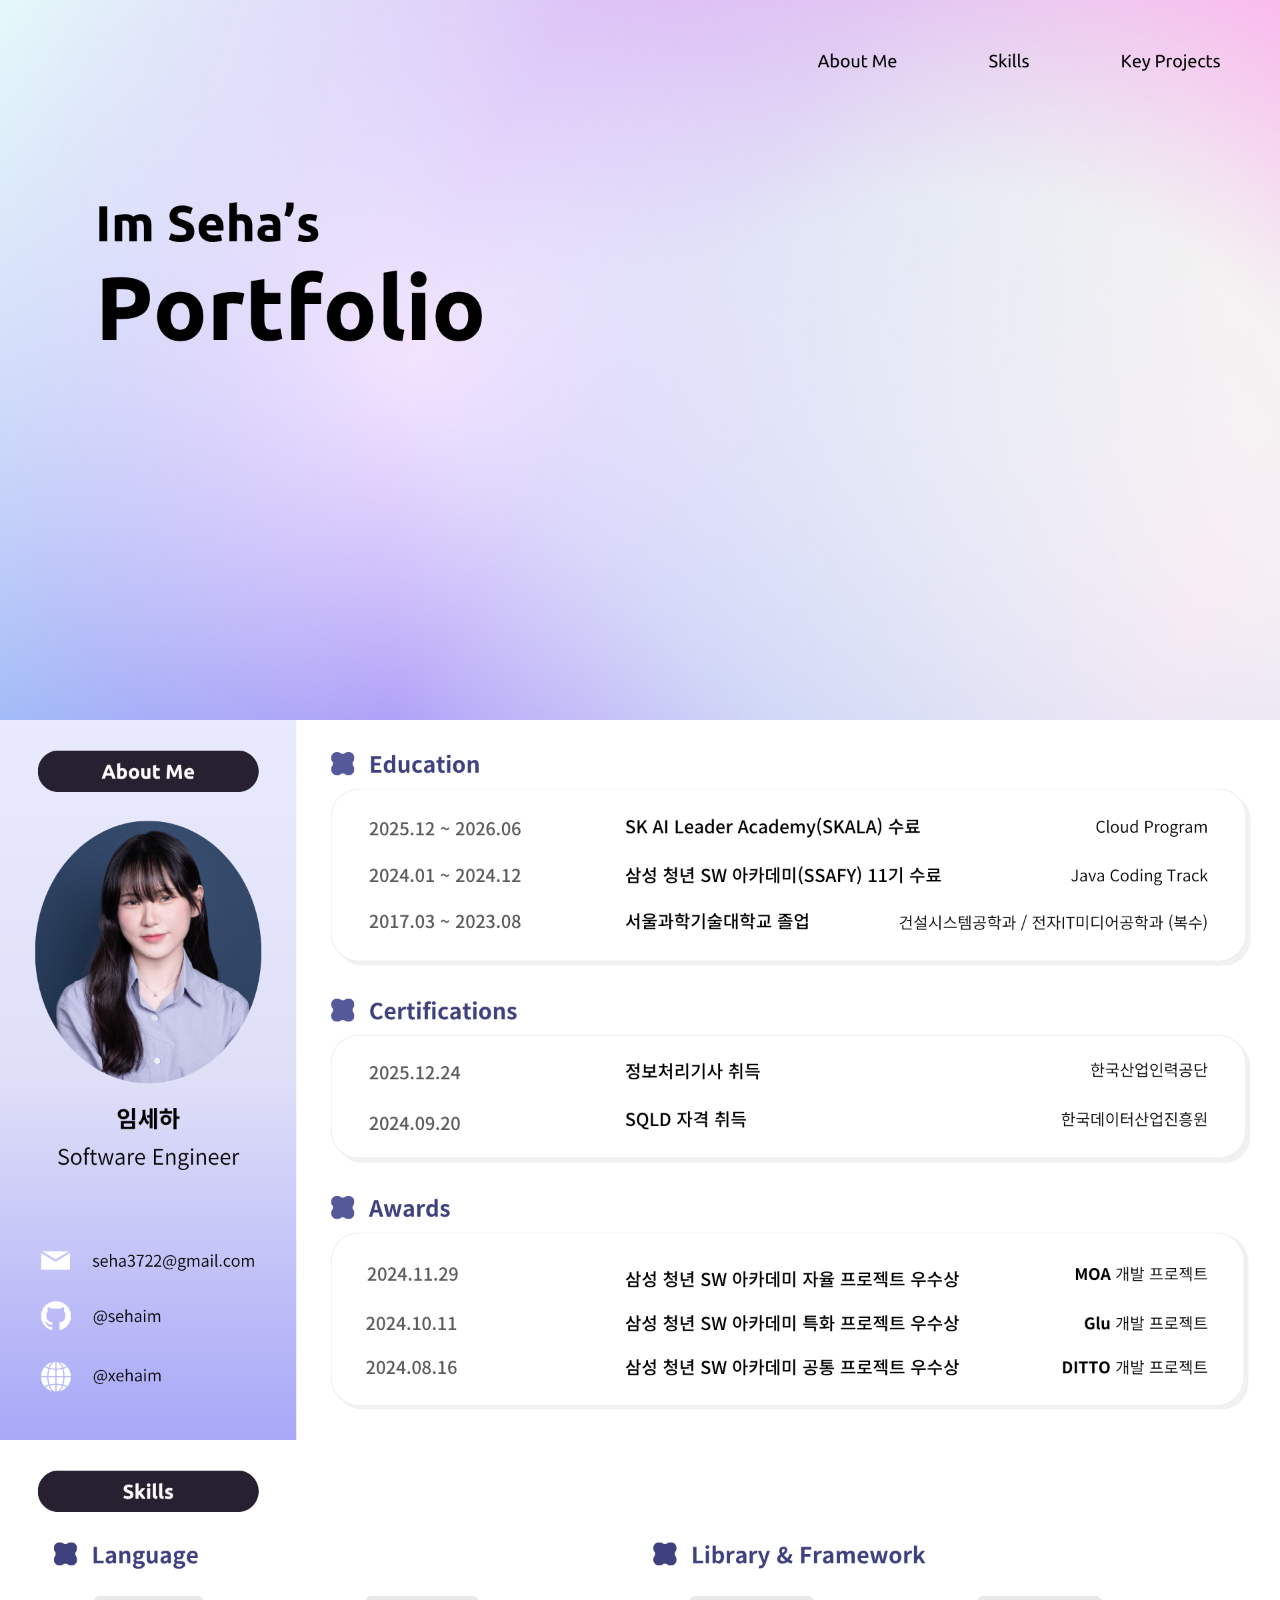
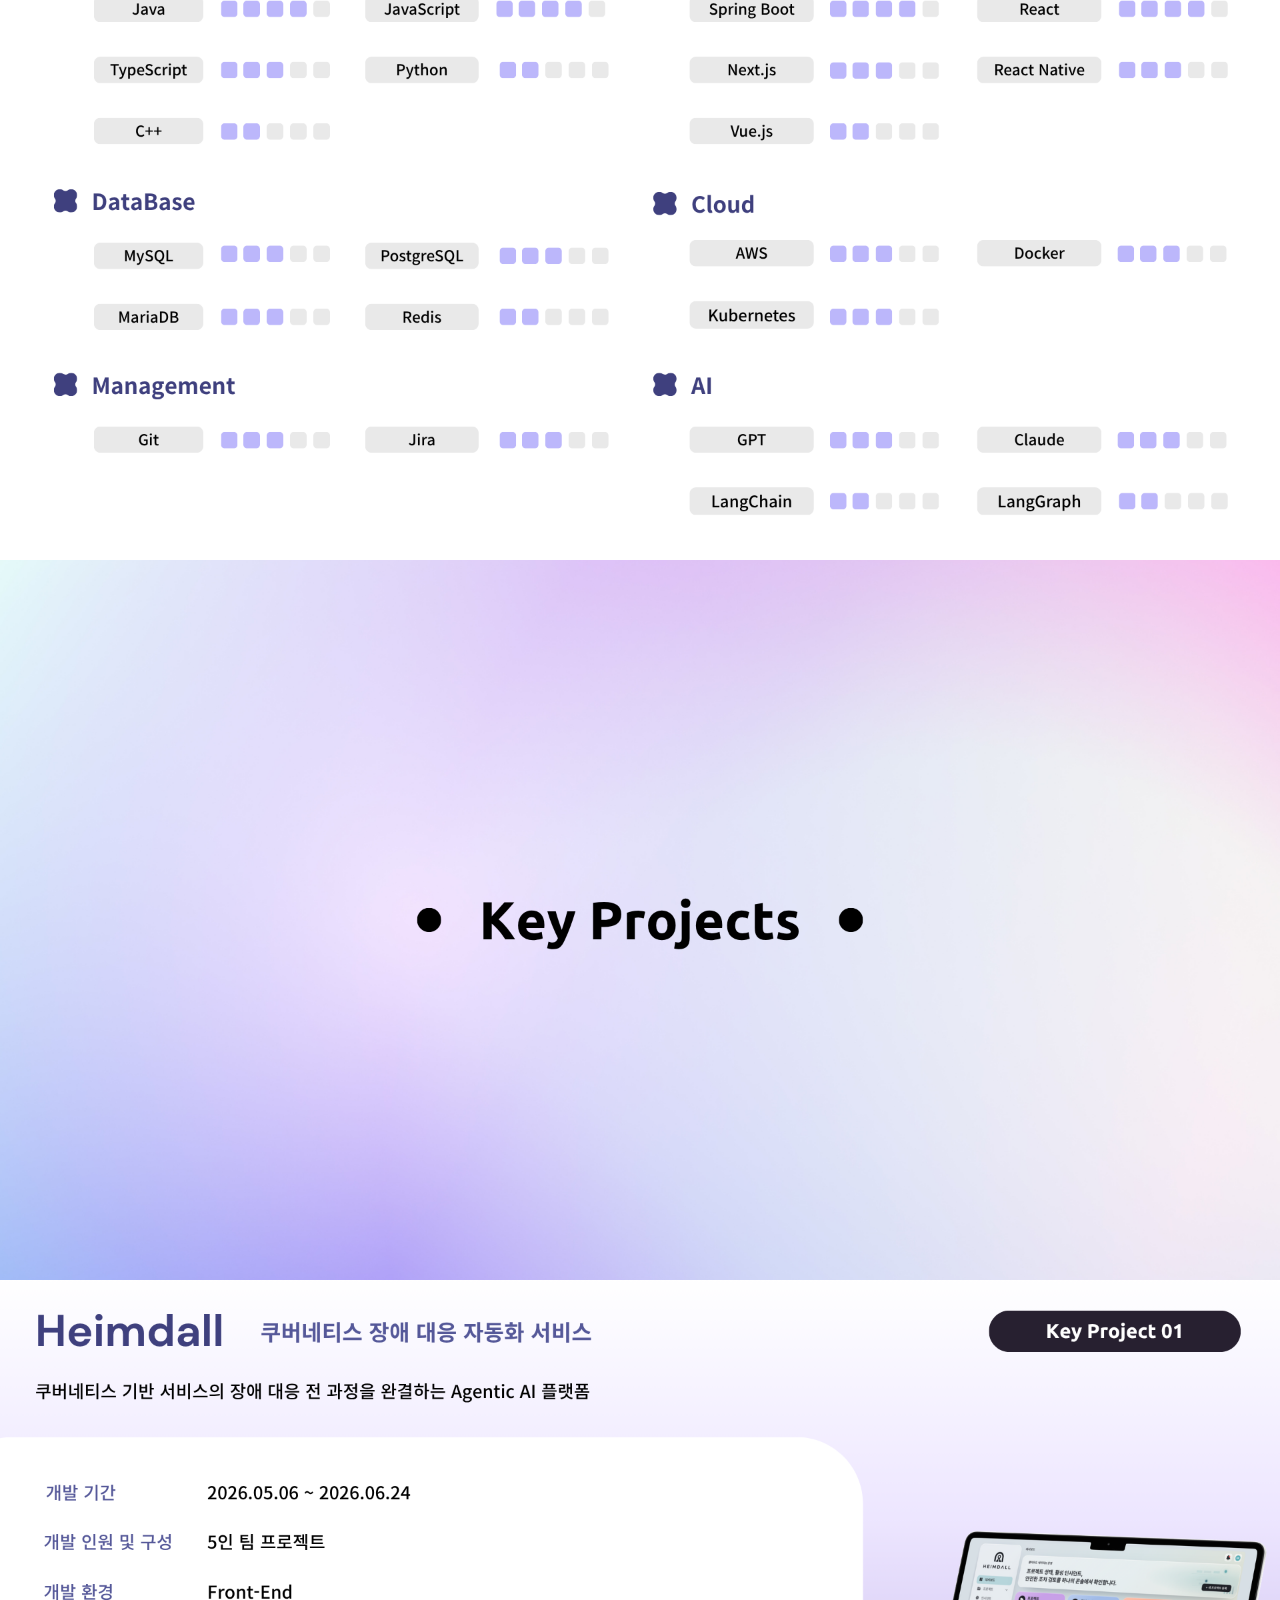
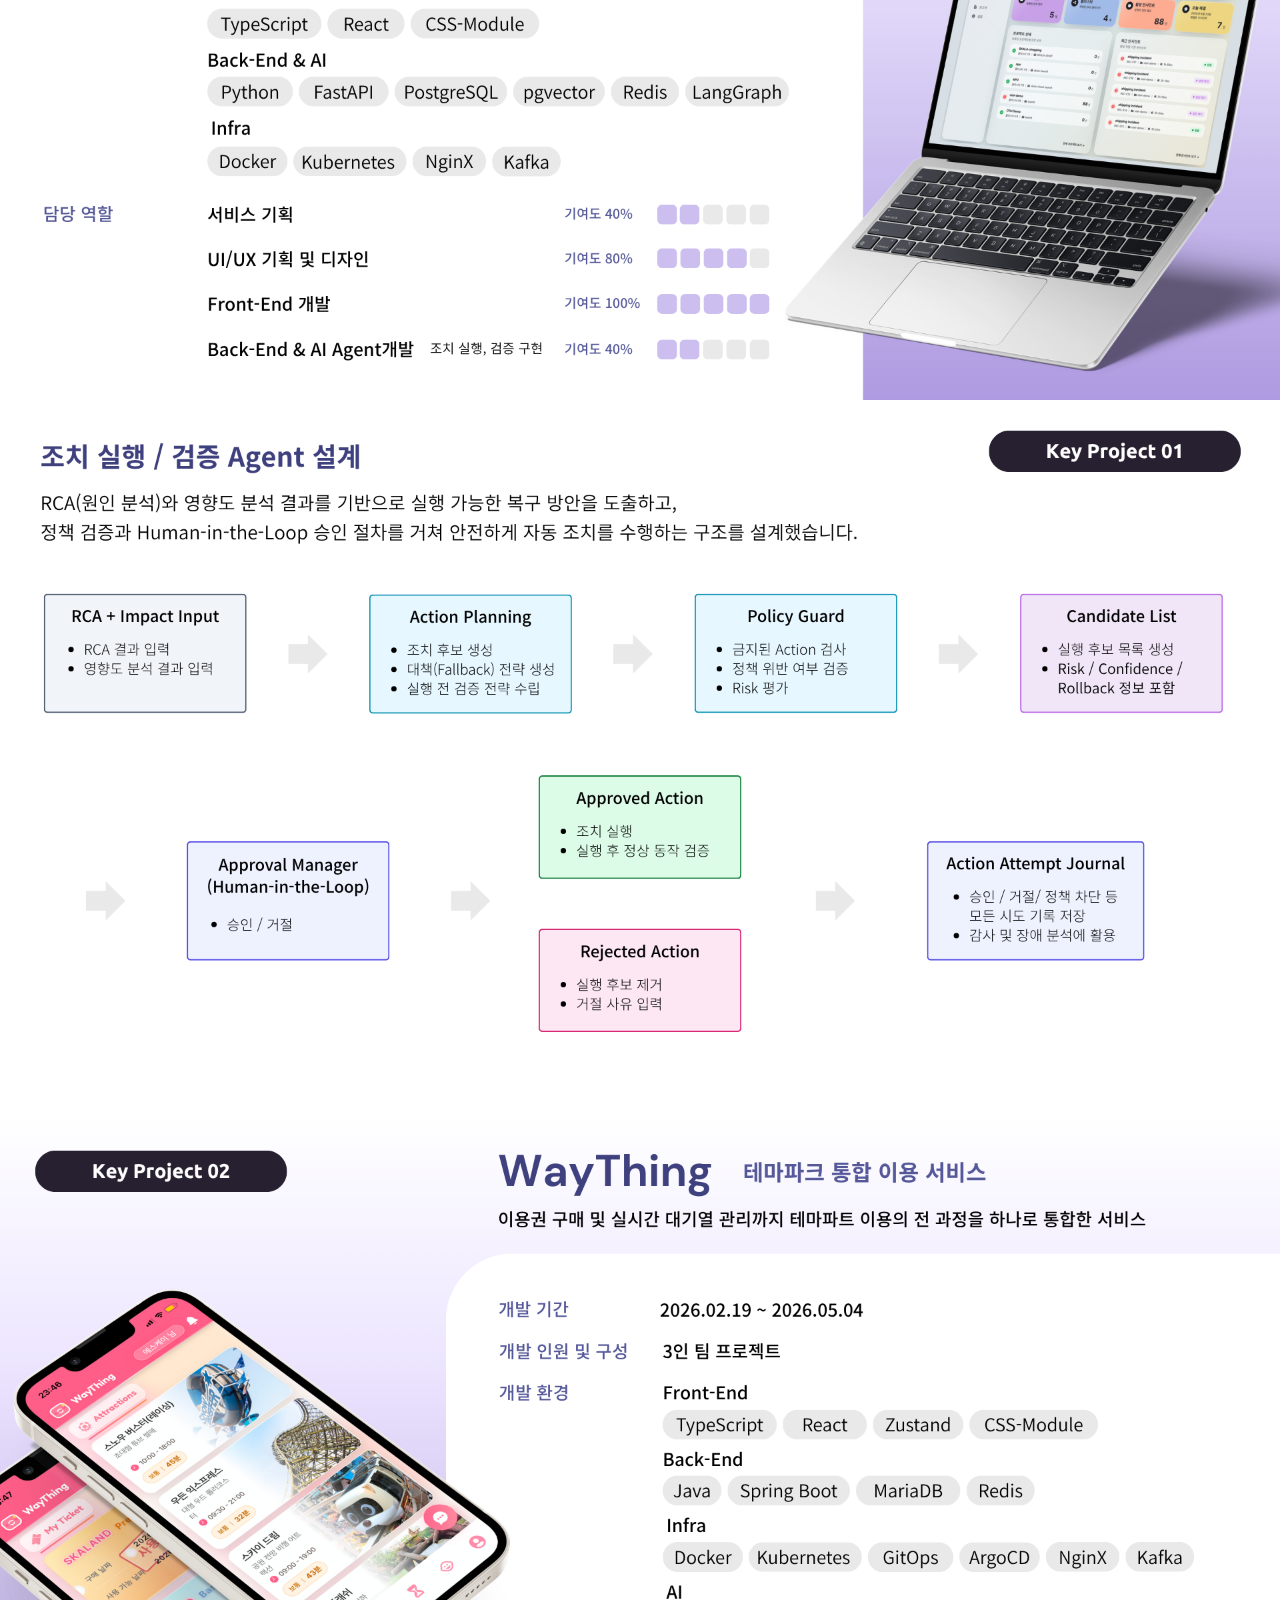
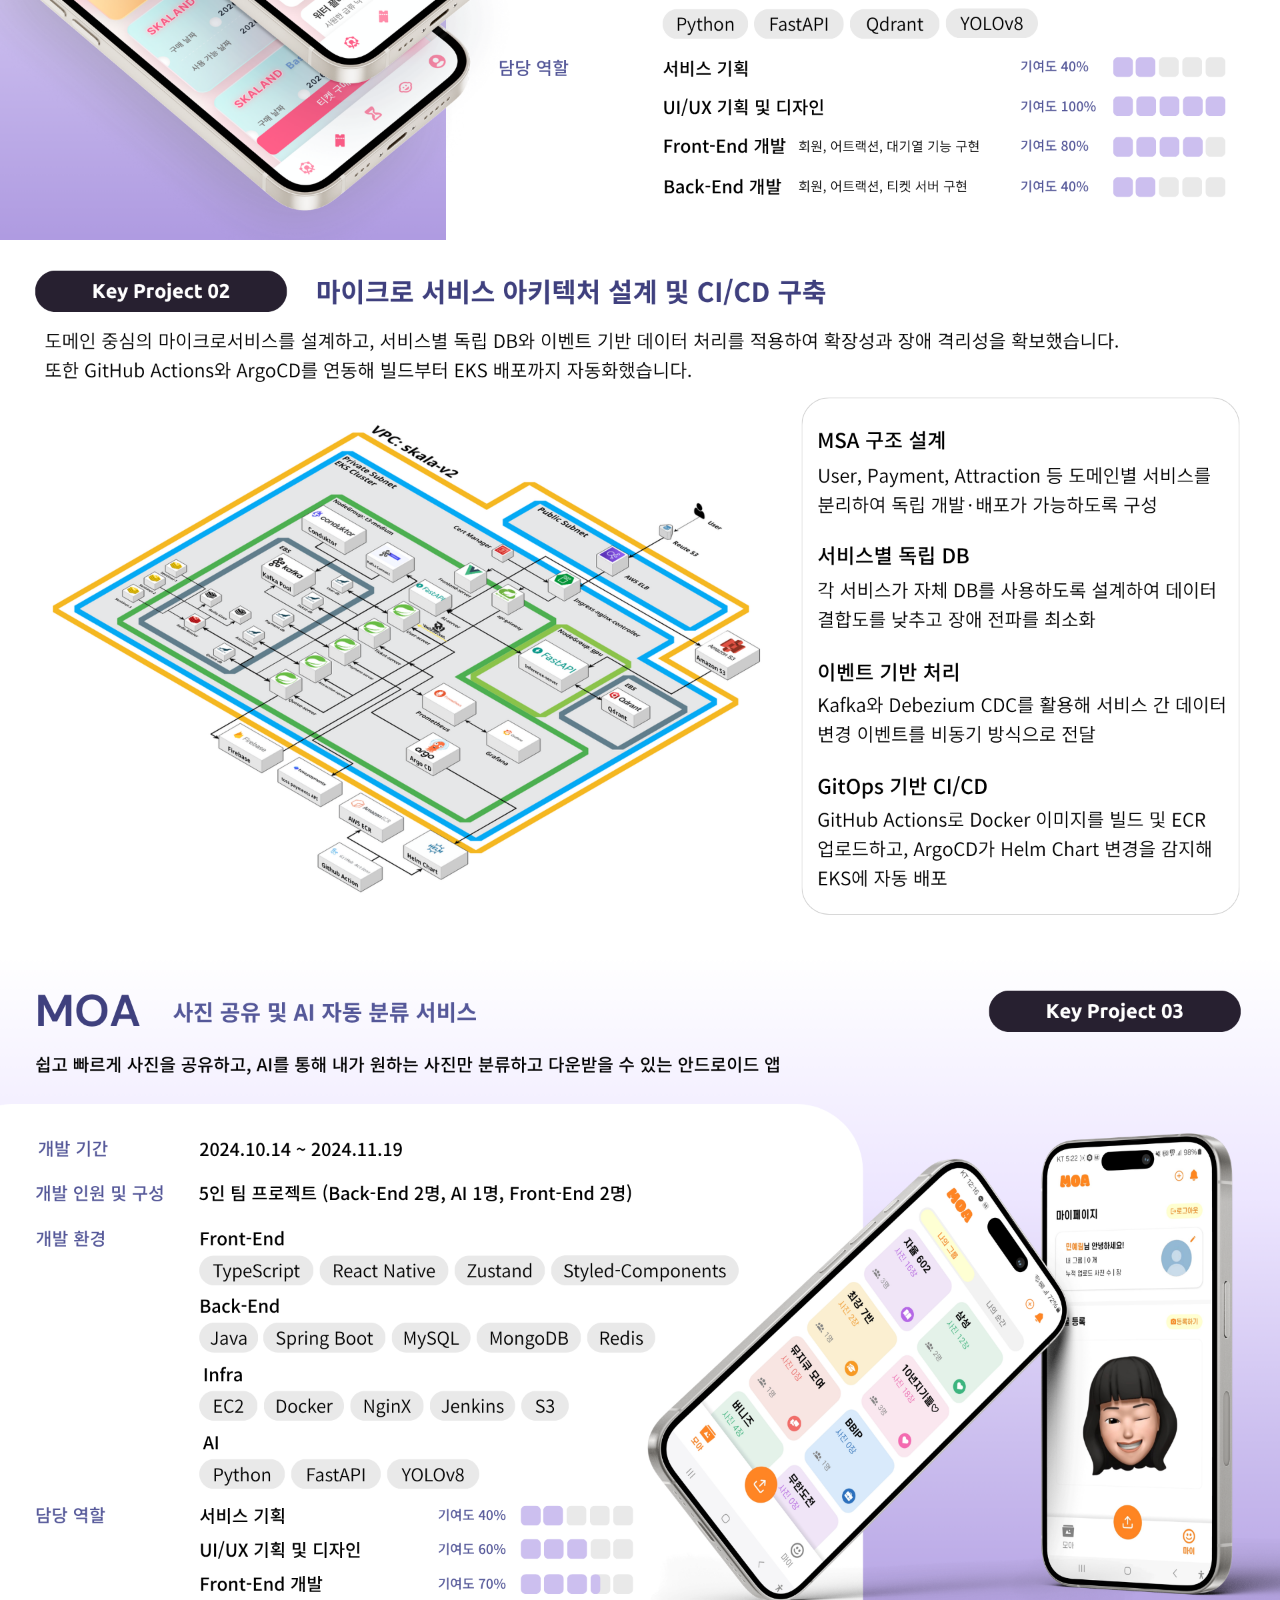
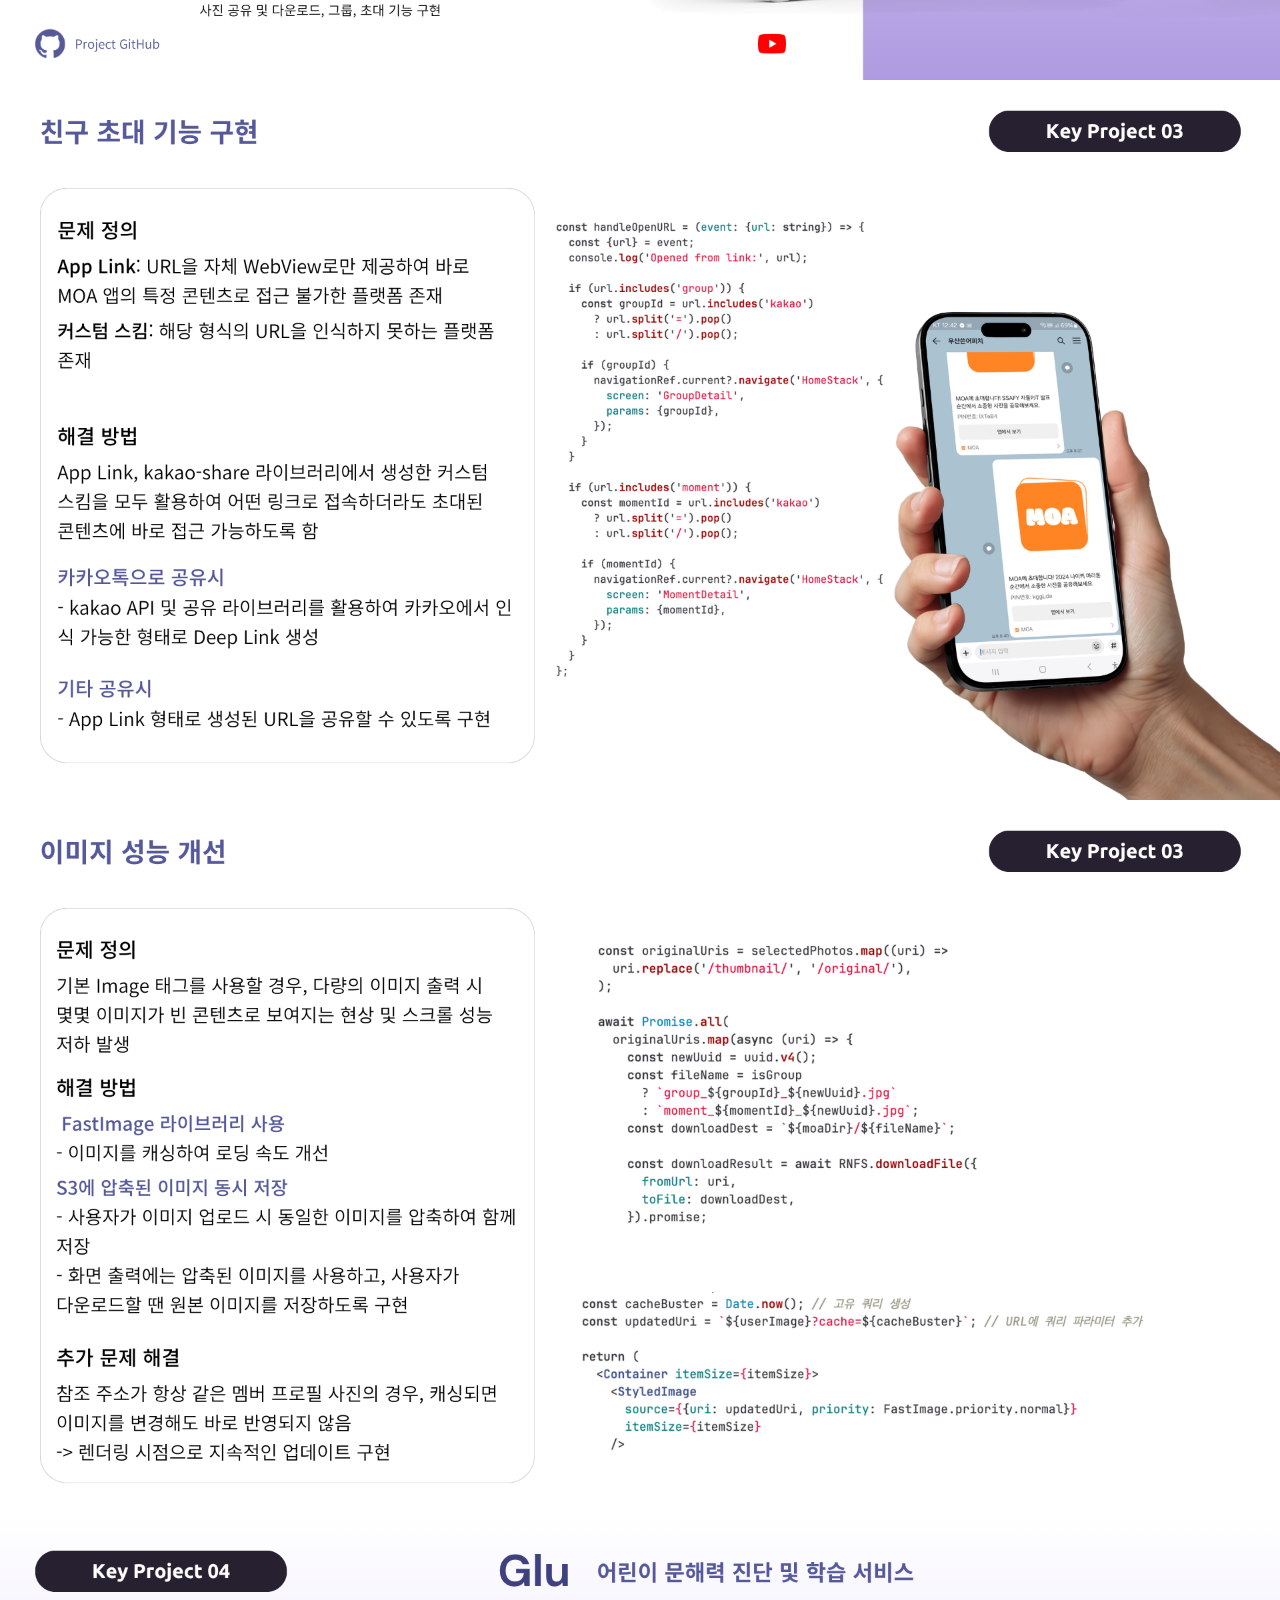
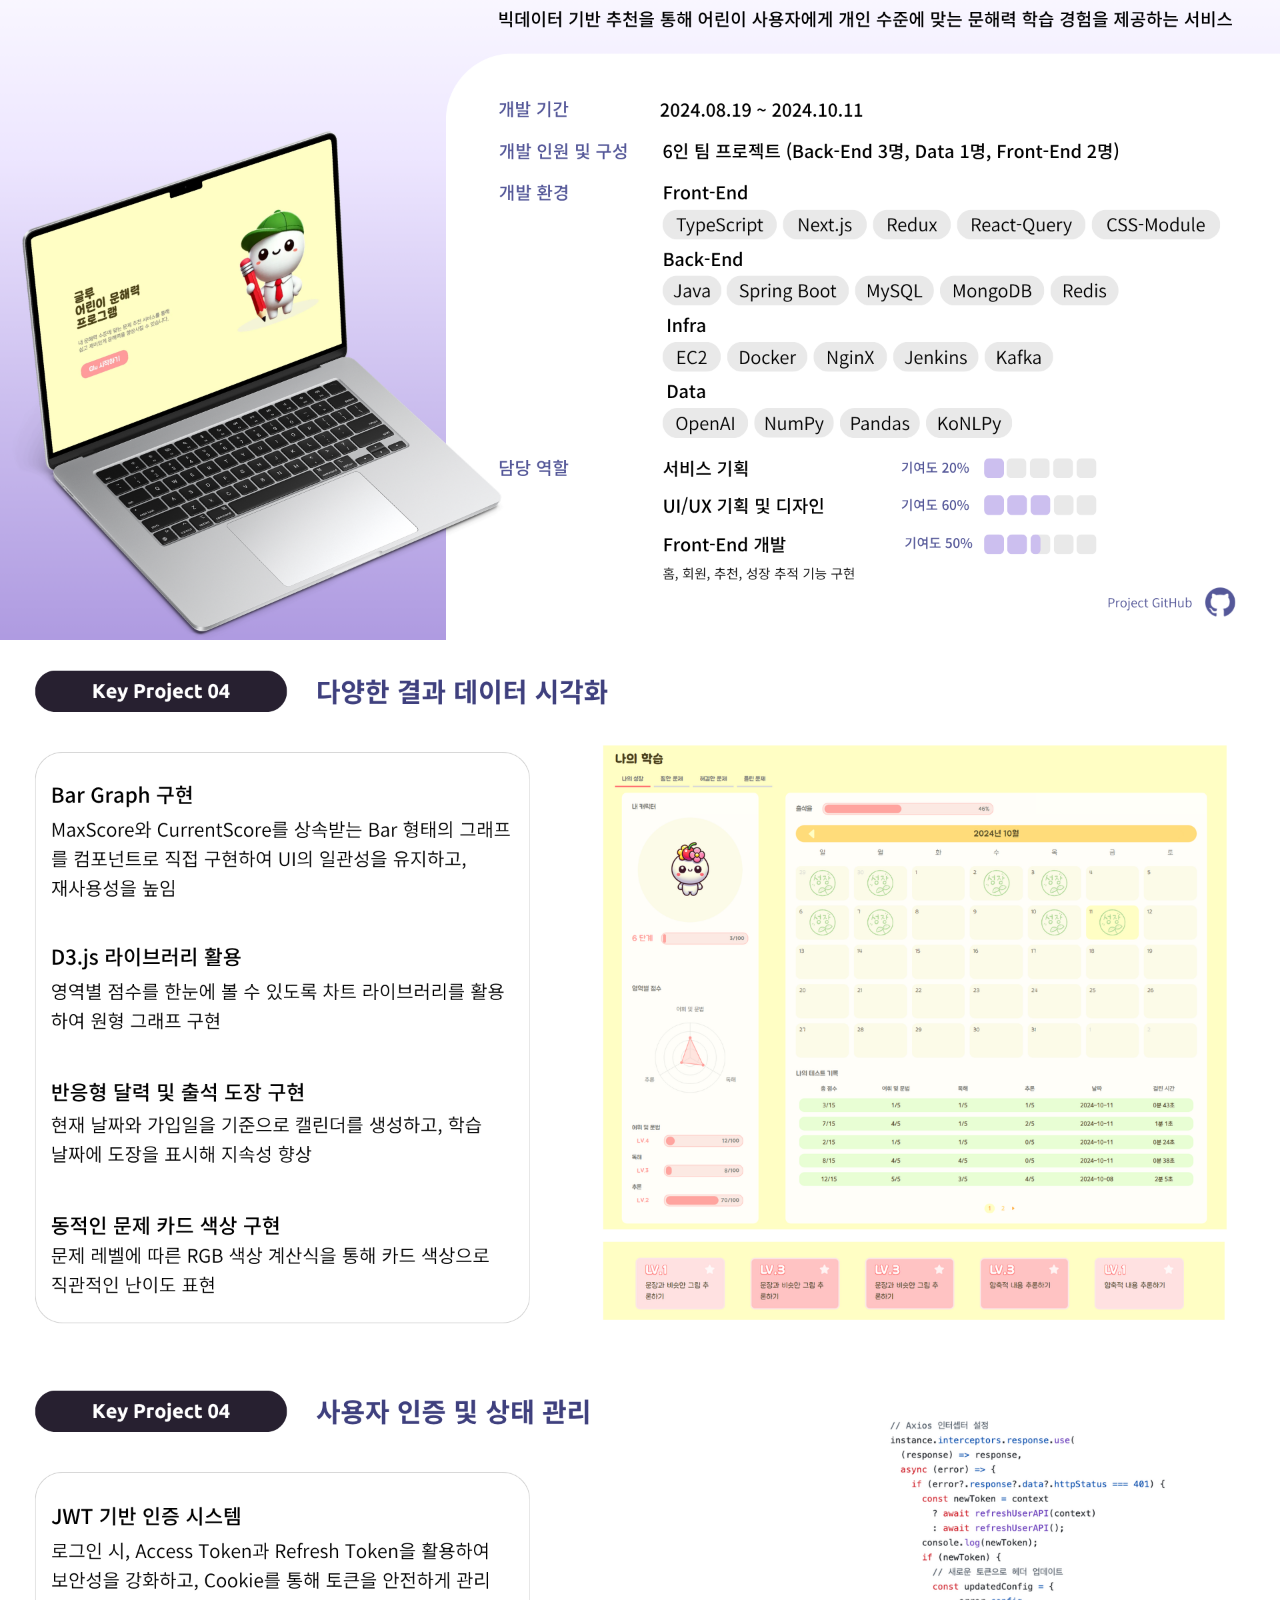
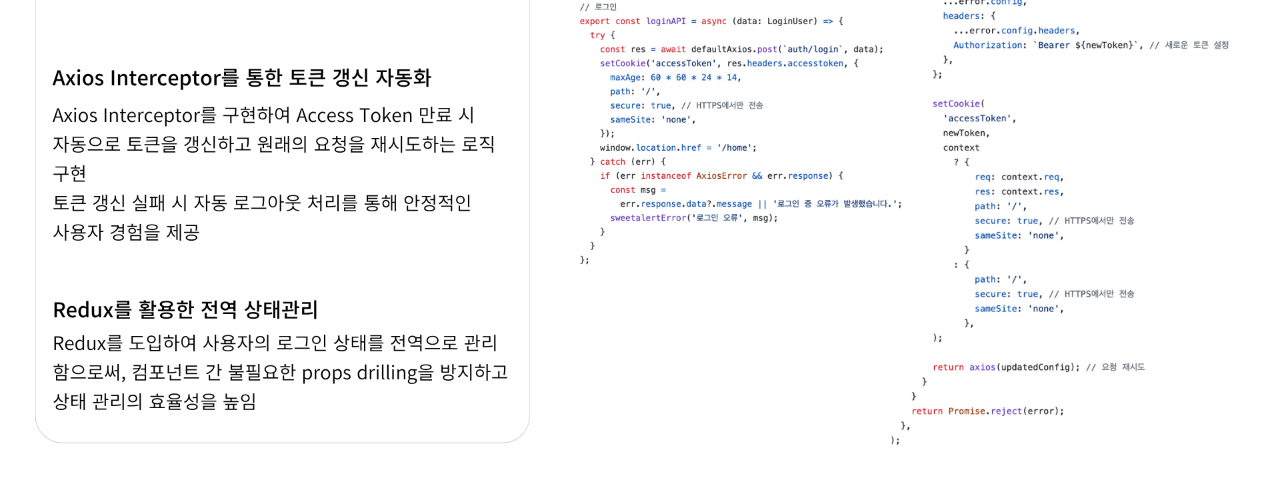
<file: index.html>
<!doctype html>
<html lang="en">
  <head>
    <meta charset="UTF-8" />
    <meta name="viewport" content="width=device-width, initial-scale=1.0" />
    <title>Seha Im Portfolio</title>
    <style>
      * {
        margin: 0;
        padding: 0;
        box-sizing: border-box;
      }
      body {
        background: #000;
      }
      img {
        display: block;
        width: 100%;
        height: auto;
      }
    </style>
  </head>
  <body>
    <img src="./assets/pdf/1.png" alt="portfolio_1" />
    <img src="./assets/pdf/3.png" alt="portfolio_3" />
    <img src="./assets/pdf/4.png" alt="portfolio_4" />
    <img src="./assets/pdf/6.png" alt="portfolio_6" />
    <img src="./assets/pdf/7.png" alt="portfolio_7" />
    <img src="./assets/pdf/8.png" alt="portfolio_8" />
    <img src="./assets/pdf/11.png" alt="portfolio_11" />
    <img src="./assets/pdf/12.png" alt="portfolio_12" />
    <img src="./assets/pdf/13.png" alt="portfolio_13" />
    <img src="./assets/pdf/14.png" alt="portfolio_14" />
    <img src="./assets/pdf/15.png" alt="portfolio_15" />
    <img src="./assets/pdf/16.png" alt="portfolio_16" />
    <img src="./assets/pdf/17.png" alt="portfolio_17" />
    <img src="./assets/pdf/18.png" alt="portfolio_18" />
  </body>
</html>
</file>
